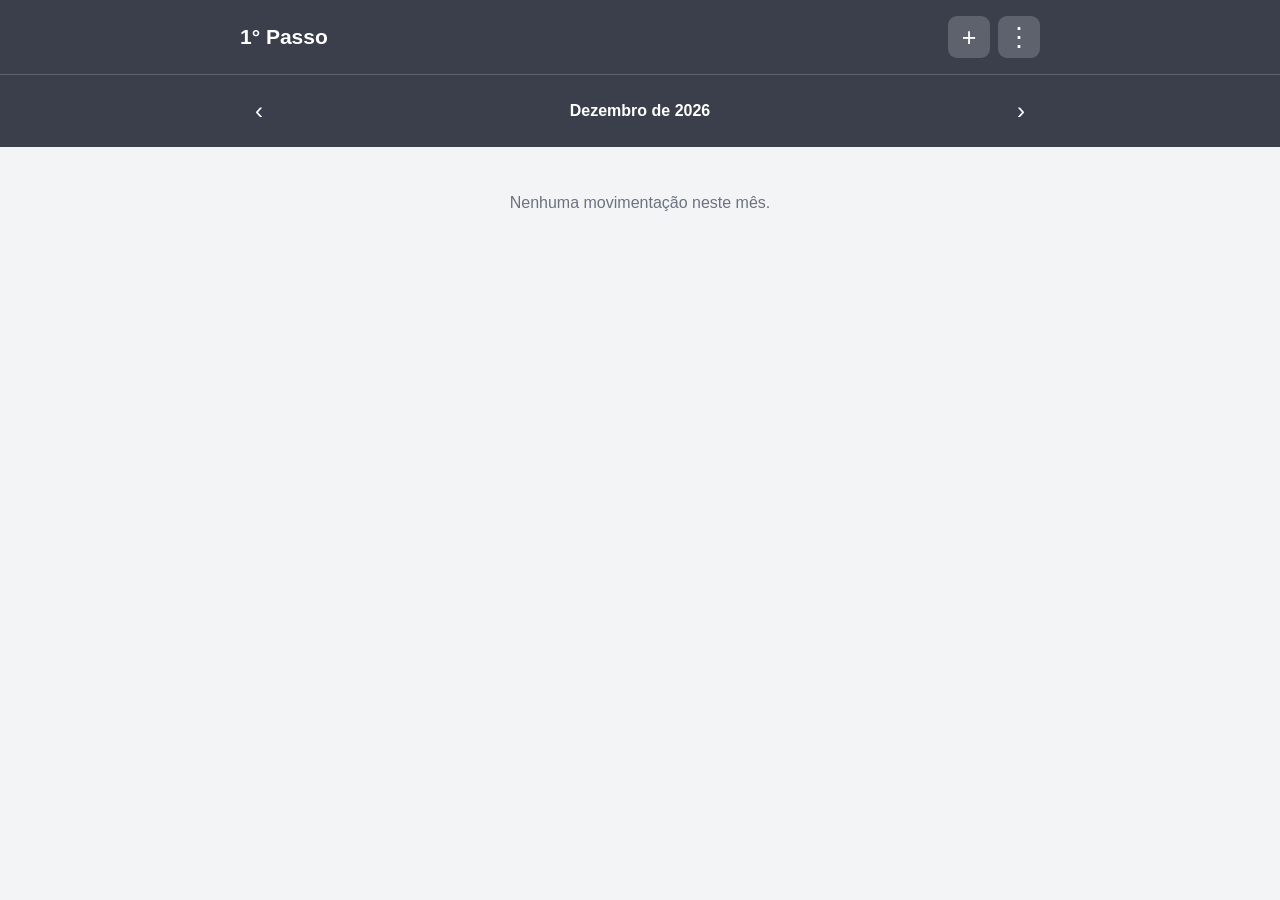
<file: index.html>
<!DOCTYPE html>
<html lang="pt-BR">
<head>
  <meta charset="UTF-8">
  <meta name="viewport" content="width=device-width, initial-scale=1.0">
  <title>1° Passo</title>
  <!-- PWA -->
  <link rel="manifest" href="manifest.json">
  <meta name="theme-color" content="#14161b">
  <link rel="icon" href="icon-192.png">
  <link rel="apple-touch-icon" href="apple-touch-icon.png">
  <meta name="apple-mobile-web-app-capable" content="yes">
  <meta name="apple-mobile-web-app-title" content="1° Passo">
  <link rel="stylesheet" href="style.css">
</head>
<body>
  <header class="topo">
    <h1 id="appTitle">1° Passo</h1>
    <div class="topo-botoes">
      <button id="scanButton" aria-label="Ler nota com a câmera">
        <svg viewBox="0 0 24 24" width="22" height="22" fill="none" stroke="currentColor" stroke-width="2" stroke-linecap="round" stroke-linejoin="round" aria-hidden="true"><path d="M4 8h3l1.5-2h7L17 8h3a1 1 0 0 1 1 1v9a1 1 0 0 1-1 1H4a1 1 0 0 1-1-1V9a1 1 0 0 1 1-1z"/><circle cx="12" cy="13" r="3.5"/></svg>
      </button>
      <button id="addButton" aria-label="Adicionar">+</button>
      <button id="menuButton" class="menu-dots" aria-label="Configurações">&#8942;</button>
    </div>
  </header>

  <nav class="mes">
    <button id="prevMonth">&#8249;</button>
    <strong id="monthLabel"></strong>
    <button id="nextMonth">&#8250;</button>
  </nav>

  <section class="charts" id="charts">
    <button type="button" id="chartsToggle" class="charts-toggle" aria-expanded="false">
      <span id="chartsToggleText">Gráficos</span><span id="chartsArrow">&#9662;</span>
    </button>
    <div id="chartsBody" hidden>
      <div class="choice-row charts-tabs">
        <button type="button" class="choice active" id="tabMonth">Mês</button>
        <button type="button" class="choice" id="tab6">6 meses</button>
      </div>
      <div id="chartMonth"></div>
      <div id="chart6" hidden>
        <div class="chart-range">
          <button type="button" id="rangePrev" aria-label="Mês anterior">&#8249;</button>
          <span id="rangeLabel"></span>
          <button type="button" id="rangeNext" aria-label="Próximo mês">&#8250;</button>
        </div>
        <div id="chart6Svg"></div>
      </div>
    </div>
  </section>

  <section class="charts" id="compareBox">
    <button type="button" id="compareToggle" class="charts-toggle">
      <span id="compareToggleText">📈 Comparação com o mês anterior</span><span id="compareArrow">&#9662;</span>
    </button>
    <div id="compareBody" class="extra-body" hidden></div>
  </section>

  <section class="charts" id="yearBox">
    <button type="button" id="yearToggle" class="charts-toggle">
      <span id="yearToggleText">📅 Resumo anual</span><span id="yearArrow">&#9662;</span>
    </button>
    <div id="yearBody" class="extra-body" hidden></div>
  </section>

  <div id="overdueAlert" class="alerta" hidden></div>
  <div id="soonAlert" class="alerta aviso" hidden></div>
  <div id="backupAlert" class="alerta aviso" hidden></div>
  <div id="budgetAlert" class="alerta aviso" hidden></div>

  <div class="filterbar">
    <div class="filter-line">
      <input id="searchInput" type="search" placeholder="Buscar pelo nome..." autocomplete="off">
      <button type="button" id="filterToggle">⚙️ Filtros</button>
    </div>
    <div id="filterPanel" class="filter-panel" hidden>
      <select id="filterCat"></select>
      <select id="filterStatus"></select>
      <button type="button" id="filterClear">Limpar filtros</button>
    </div>
  </div>

  <section class="vaults" id="vaults">
    <button type="button" id="vaultsToggle" class="charts-toggle" aria-expanded="false">
      <span id="vaultsToggleText">🏦 Cofres</span><span id="vaultsArrow">&#9662;</span>
    </button>
    <div id="vaultsBody" hidden>
      <div id="vaultList"></div>
      <button type="button" id="addVaultButton">➕ Novo cofre</button>
    </div>
  </section>

  <main>
    <div id="sortBar" class="sortbar">
      <label id="lblSort" for="sortSelect">Ordenar</label>
      <select id="sortSelect"></select>
    </div>
    <div id="invoiceBar" hidden></div>
    <div id="transactions"></div>
  </main>

  <footer class="resumo">
    <div class="f-total">
      <span id="lblTotal">Total a pagar</span>
      <strong id="totalExpenses">R$ 0,00</strong>
    </div>
    <div class="f-remaining">
      <span id="lblRemaining">Saldo a pagar</span>
      <strong id="remaining">R$ 0,00</strong>
    </div>
    <div class="wallet f-wallet">
      <span id="lblWallet">Carteira</span>
      <strong id="wallet">R$ 0,00</strong>
    </div>
    <div class="wallet cardbox f-card">
      <span id="lblCard">Cartão de crédito</span>
      <strong id="cardTotal">R$ 0,00</strong>
    </div>
  </footer>

  <div id="txOverlay" class="overlay" hidden>
    <form id="txForm" class="formulario">
      <h2 id="formTitle">Nova movimentação</h2>

      <label id="lblType">Tipo de movimentação</label>
      <div class="type-buttons">
        <button type="button" id="expenseButton" class="type-choice expense-choice">DESPESA</button>
        <button type="button" id="incomeButton" class="type-choice income-choice">ENTRADA</button>
        <button type="button" id="cardButton" class="type-choice card-choice">CARTÃO</button>
      </div>
      <p id="typeError" class="type-error" hidden></p>

      <label id="lblDescription">Descrição</label>
      <input id="description" required>

      <label id="lblAmount">Valor</label>
      <input id="amount" type="text" inputmode="numeric" autocomplete="off" required placeholder="0,00" value="0,00">

      <label id="lblDate">Data</label>
      <input id="dueDate" type="date" required>

      <div id="categoryField">
        <label id="lblCategory">Categoria (opcional)</label>
        <select id="category"></select>
      </div>

      <div id="cardField" hidden>
        <label id="lblCardField">Cartão</label>
        <select id="cardSelect"></select>
      </div>

      <div id="noteField">
        <label id="lblNote">Observação (opcional)</label>
        <input id="note" maxlength="200" autocomplete="off">
      </div>

      <label id="lblRepeat">Repetição</label>
      <select id="repeat">
        <option value="none"></option>
        <option value="monthly"></option>
        <option value="installments"></option>
      </select>

      <div id="countField" hidden>
        <label id="lblCount">Quantidade de parcelas</label>
        <input id="count" type="number" inputmode="numeric" min="2" placeholder="0">
      </div>

      <button type="submit" id="saveButton">Salvar</button>
      <button type="button" id="cancelButton">Cancelar</button>
    </form>
  </div>

  <div id="settingsOverlay" class="action-overlay" hidden>
    <div class="action-menu settings-menu">
      <button type="button" id="closeSettings" class="close-x" aria-label="Fechar">&#10005;</button>
      <h2 id="settingsTitle">Configurações</h2>

      <label id="lblLanguage">Idioma</label>
      <select id="languageSelect">
        <option value="pt">Português</option>
        <option value="en">English</option>
        <option value="es">Español</option>
      </select>

      <label id="lblCurrency">Moeda</label>
      <select id="currencySelect"></select>

      <label id="lblMode">Modo</label>
      <div class="choice-row">
        <button type="button" class="choice" data-mode="light" id="modeLight">Claro</button>
        <button type="button" class="choice" data-mode="dark" id="modeDark">Escuro</button>
      </div>

      <label id="lblColor">Cor do aplicativo</label>
      <div class="choice-row">
        <button type="button" class="choice" data-color="blue" id="colorBlue">Azul</button>
        <button type="button" class="choice" data-color="pink" id="colorPink">Rosa</button>
      </div>

      <label id="lblView">Exibição</label>
      <p id="viewHelp" class="backup-info"></p>
      <div id="viewList"></div>

      <label id="lblSoon">Avisar vencimentos com antecedência</label>
      <div id="soonDaysRow" class="choice-row"></div>

      <label id="lblCardSet">Cartões de crédito</label>
      <div id="cardList"></div>
      <button type="button" id="addCardButton">➕ Novo cartão</button>
      <p id="cardSetInfo" class="backup-info"></p>

      <label id="lblInitial">Saldo inicial da carteira</label>
      <input type="text" id="initialBalanceInput" inputmode="decimal" placeholder="0,00">
      <p id="initialHelp" class="backup-info"></p>

      <label id="lblBudget">Orçamento por categoria</label>
      <button type="button" id="budgetButton">Definir orçamentos</button>

      <label id="lblCustomCats">Categorias personalizadas</label>
      <div id="customCatList"></div>
      <button type="button" id="addCatButton">➕ Nova categoria</button>

      <label id="lblProtect">Proteção</label>
      <p id="protectInfo" class="backup-info"></p>
      <button type="button" id="protectButton">Ativar proteção com senha</button>
      <button type="button" id="shortcutButton" hidden>Ativar desbloqueio do celular</button>

      <label id="lblBackup">Backup</label>
      <button type="button" id="exportButton">Exportar backup</button>
      <button type="button" id="importButton">Importar backup</button>
      <input type="file" id="importFile" accept=".json,application/json" hidden>
      <button type="button" id="exportCsvButton">Exportar planilha (CSV)</button>
      <p id="backupInfo" class="backup-info"></p>

      <label id="lblSnap">Cópias internas</label>
      <p id="snapHelp" class="backup-info"></p>
      <button type="button" id="snapNowButton">Criar cópia agora</button>
      <div id="snapList"></div>

      <label id="lblWipe">Apagar dados</label>
      <p id="wipeHelp" class="backup-info"></p>
      <button type="button" id="wipeButton" class="delete-action">Apagar todos os meus dados</button>

      <label id="lblAbout">Sobre o app</label>
      <p id="aboutVersion" class="backup-info"></p>
      <button type="button" id="termsButton">Termos de uso</button>
      <button type="button" id="privacyButton">Política de privacidade</button>
      <button type="button" id="contactButton">Fale conosco</button>
    </div>
  </div>

  <input type="file" id="scanFile" accept="image/*" capture="environment" hidden>

  <div id="scanOverlay" class="scan-overlay" hidden>
    <div class="action-menu">
      <h2 id="scanTitle">Lendo a nota</h2>
      <p id="scanStatus"></p>
    </div>
  </div>

  <script src="script.js"></script>
  <script src="script2.js"></script>
  <script src="script3.js"></script>
  <!-- PWA: registra o service worker (permite instalar e abrir sem internet) -->
  <script>
    if ("serviceWorker" in navigator) {
      window.addEventListener("load", () => {
        navigator.serviceWorker.register("sw.js").catch(() => {});
      });
    }
  </script>
</body>
</html>
</file>
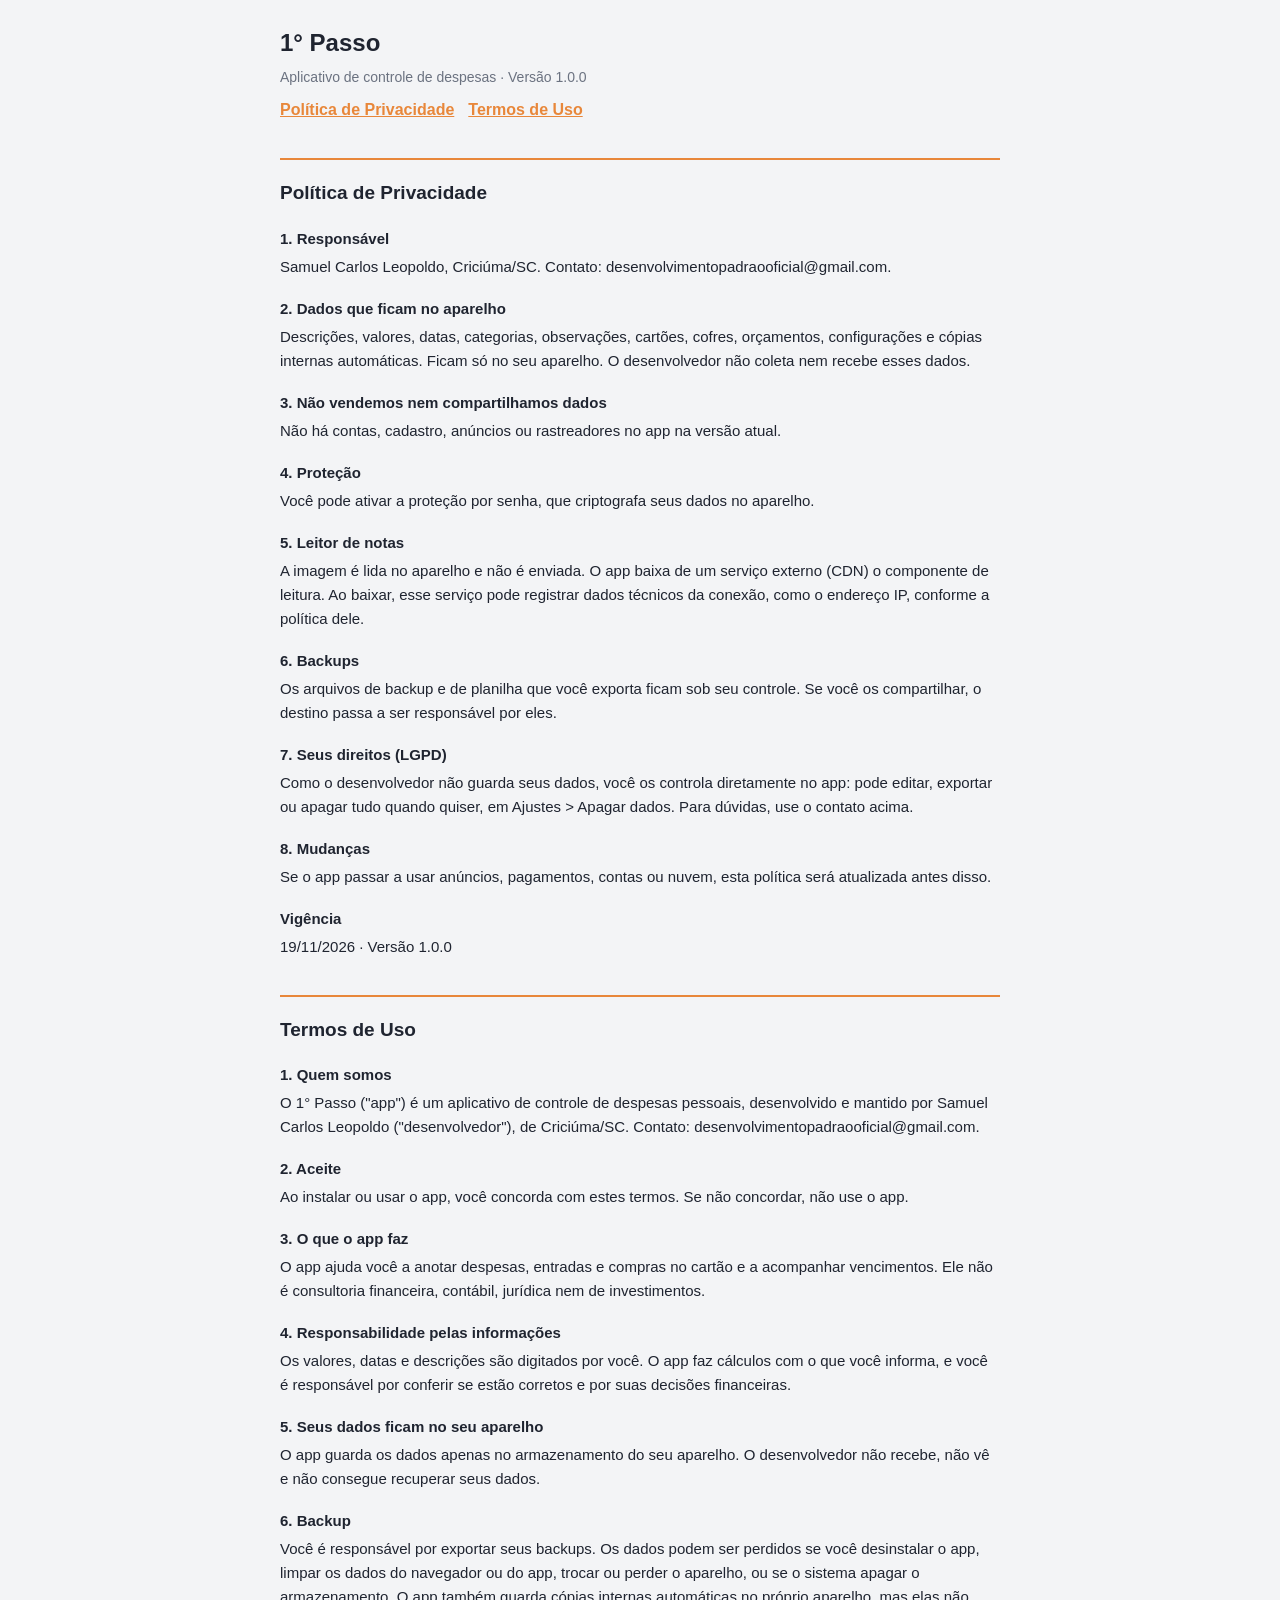
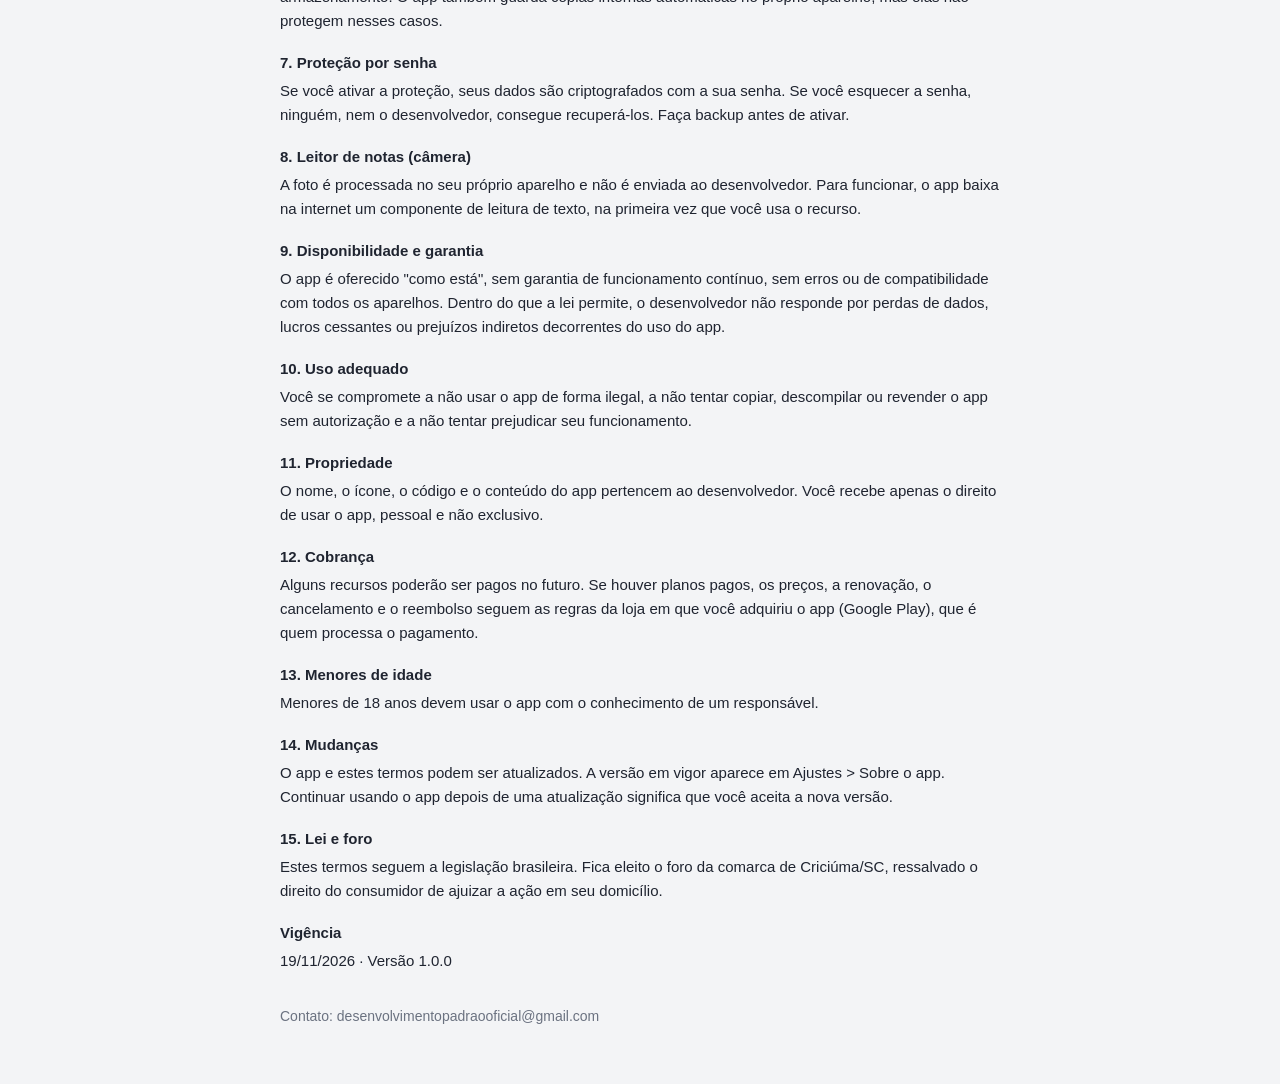
<file: privacidade.html>
<!DOCTYPE html>
<html lang="pt-BR">
<head>
<meta charset="UTF-8">
<meta name="viewport" content="width=device-width, initial-scale=1.0">
<title>Política de Privacidade e Termos de Uso · 1° Passo</title>
<meta name="robots" content="index,follow">
<style>
:root { --bg:#f3f4f6; --panel:#ffffff; --text:#1f2430; --muted:#6b7280; --border:#e2e5ea; --accent:#e8873a; }
@media (prefers-color-scheme: dark) { :root { --bg:#14161b; --panel:#1f232b; --text:#f1f2f5; --muted:#a3a9b5; --border:#343a46; } }
body { margin:0; background:var(--bg); color:var(--text); font-family:Arial,Helvetica,sans-serif; line-height:1.6; }
main { max-width:720px; margin:0 auto; padding:24px 16px 48px; }
h1 { font-size:24px; margin:0 0 4px; }
h2 { font-size:19px; margin:36px 0 8px; padding-top:18px; border-top:2px solid var(--accent); }
h3 { font-size:15px; margin:18px 0 4px; }
p { margin:0 0 8px; font-size:15px; }
.sub { color:var(--muted); font-size:14px; }
nav a { color:var(--accent); font-weight:bold; margin-right:14px; }
</style>
</head>
<body>
<main>
<h1>1° Passo</h1>
<p class="sub">Aplicativo de controle de despesas · Versão 1.0.0</p>
<nav><a href="#privacidade">Política de Privacidade</a><a href="#termos">Termos de Uso</a></nav>

<h2 id="privacidade">Política de Privacidade</h2>
<h3>1. Responsável</h3>
<p>Samuel Carlos Leopoldo, Criciúma/SC. Contato: desenvolvimentopadraooficial@gmail.com.</p>
<h3>2. Dados que ficam no aparelho</h3>
<p>Descrições, valores, datas, categorias, observações, cartões, cofres, orçamentos, configurações e cópias internas automáticas. Ficam só no seu aparelho. O desenvolvedor não coleta nem recebe esses dados.</p>
<h3>3. Não vendemos nem compartilhamos dados</h3>
<p>Não há contas, cadastro, anúncios ou rastreadores no app na versão atual.</p>
<h3>4. Proteção</h3>
<p>Você pode ativar a proteção por senha, que criptografa seus dados no aparelho.</p>
<h3>5. Leitor de notas</h3>
<p>A imagem é lida no aparelho e não é enviada. O app baixa de um serviço externo (CDN) o componente de leitura. Ao baixar, esse serviço pode registrar dados técnicos da conexão, como o endereço IP, conforme a política dele.</p>
<h3>6. Backups</h3>
<p>Os arquivos de backup e de planilha que você exporta ficam sob seu controle. Se você os compartilhar, o destino passa a ser responsável por eles.</p>
<h3>7. Seus direitos (LGPD)</h3>
<p>Como o desenvolvedor não guarda seus dados, você os controla diretamente no app: pode editar, exportar ou apagar tudo quando quiser, em Ajustes &gt; Apagar dados. Para dúvidas, use o contato acima.</p>
<h3>8. Mudanças</h3>
<p>Se o app passar a usar anúncios, pagamentos, contas ou nuvem, esta política será atualizada antes disso.</p>
<h3>Vigência</h3>
<p>19/11/2026 · Versão 1.0.0</p>

<h2 id="termos">Termos de Uso</h2>
<h3>1. Quem somos</h3>
<p>O 1° Passo (&quot;app&quot;) é um aplicativo de controle de despesas pessoais, desenvolvido e mantido por Samuel Carlos Leopoldo (&quot;desenvolvedor&quot;), de Criciúma/SC. Contato: desenvolvimentopadraooficial@gmail.com.</p>
<h3>2. Aceite</h3>
<p>Ao instalar ou usar o app, você concorda com estes termos. Se não concordar, não use o app.</p>
<h3>3. O que o app faz</h3>
<p>O app ajuda você a anotar despesas, entradas e compras no cartão e a acompanhar vencimentos. Ele não é consultoria financeira, contábil, jurídica nem de investimentos.</p>
<h3>4. Responsabilidade pelas informações</h3>
<p>Os valores, datas e descrições são digitados por você. O app faz cálculos com o que você informa, e você é responsável por conferir se estão corretos e por suas decisões financeiras.</p>
<h3>5. Seus dados ficam no seu aparelho</h3>
<p>O app guarda os dados apenas no armazenamento do seu aparelho. O desenvolvedor não recebe, não vê e não consegue recuperar seus dados.</p>
<h3>6. Backup</h3>
<p>Você é responsável por exportar seus backups. Os dados podem ser perdidos se você desinstalar o app, limpar os dados do navegador ou do app, trocar ou perder o aparelho, ou se o sistema apagar o armazenamento. O app também guarda cópias internas automáticas no próprio aparelho, mas elas não protegem nesses casos.</p>
<h3>7. Proteção por senha</h3>
<p>Se você ativar a proteção, seus dados são criptografados com a sua senha. Se você esquecer a senha, ninguém, nem o desenvolvedor, consegue recuperá-los. Faça backup antes de ativar.</p>
<h3>8. Leitor de notas (câmera)</h3>
<p>A foto é processada no seu próprio aparelho e não é enviada ao desenvolvedor. Para funcionar, o app baixa na internet um componente de leitura de texto, na primeira vez que você usa o recurso.</p>
<h3>9. Disponibilidade e garantia</h3>
<p>O app é oferecido &quot;como está&quot;, sem garantia de funcionamento contínuo, sem erros ou de compatibilidade com todos os aparelhos. Dentro do que a lei permite, o desenvolvedor não responde por perdas de dados, lucros cessantes ou prejuízos indiretos decorrentes do uso do app.</p>
<h3>10. Uso adequado</h3>
<p>Você se compromete a não usar o app de forma ilegal, a não tentar copiar, descompilar ou revender o app sem autorização e a não tentar prejudicar seu funcionamento.</p>
<h3>11. Propriedade</h3>
<p>O nome, o ícone, o código e o conteúdo do app pertencem ao desenvolvedor. Você recebe apenas o direito de usar o app, pessoal e não exclusivo.</p>
<h3>12. Cobrança</h3>
<p>Alguns recursos poderão ser pagos no futuro. Se houver planos pagos, os preços, a renovação, o cancelamento e o reembolso seguem as regras da loja em que você adquiriu o app (Google Play), que é quem processa o pagamento.</p>
<h3>13. Menores de idade</h3>
<p>Menores de 18 anos devem usar o app com o conhecimento de um responsável.</p>
<h3>14. Mudanças</h3>
<p>O app e estes termos podem ser atualizados. A versão em vigor aparece em Ajustes &gt; Sobre o app. Continuar usando o app depois de uma atualização significa que você aceita a nova versão.</p>
<h3>15. Lei e foro</h3>
<p>Estes termos seguem a legislação brasileira. Fica eleito o foro da comarca de Criciúma/SC, ressalvado o direito do consumidor de ajuizar a ação em seu domicílio.</p>
<h3>Vigência</h3>
<p>19/11/2026 · Versão 1.0.0</p>

<p class="sub" style="margin-top:32px">Contato: desenvolvimentopadraooficial@gmail.com</p>
</main>
</body>
</html>
</file>
<file: style.css>
:root {
  --bg: #f3f4f6;
  --panel: #ffffff;
  --text: #1f2430;
  --muted: #6b7280;
  --border: #e2e5ea;
  --bar: #3a3f4b;
  --bar-text: #ffffff;
  --accent: #4b5563;
  --red: #d85b65;
  --green: #249b68;
  --blue: #3984c6;
}

* { box-sizing: border-box; }

body {
  margin: 0;
  background: var(--bg);
  color: var(--text);
  font-family: Arial, sans-serif;
}

/* NEUTRO ESCURO (sem azul nem rosa) */
body.dark {
  --bg: #14161b;
  --panel: #1f232b;
  --text: #f1f2f5;
  --muted: #a3a9b5;
  --border: #343a46;
  --bar: #0d0f13;
  --bar-text: #ffffff;
  --accent: #6b7280;
}

/* AZUL CLARO */
body.blue {
  --bg: #e4f0ff;
  --panel: #f2f8ff;
  --text: #183454;
  --muted: #58718e;
  --border: #b8d2f0;
  --bar: #3478bd;
  --bar-text: #ffffff;
  --accent: #3478bd;
}

/* AZUL ESCURO */
body.blue.dark {
  --bg: #10243b;
  --panel: #1b3552;
  --text: #edf5ff;
  --muted: #b3c9e2;
  --border: #355574;
  --bar: #0c1b2d;
  --bar-text: #ffffff;
  --accent: #4f93da;
}

/* ROSA CLARO */
body.pink {
  --bg: #ffe6f0;
  --panel: #fff4f8;
  --text: #593044;
  --muted: #95677d;
  --border: #efbfd2;
  --bar: #c85f8e;
  --bar-text: #ffffff;
  --accent: #c85f8e;
}

/* ROSA ESCURO */
body.pink.dark {
  --bg: #321c29;
  --panel: #49283a;
  --text: #fff0f6;
  --muted: #e0b6ca;
  --border: #70445b;
  --bar: #281520;
  --bar-text: #ffffff;
  --accent: #e07aa6;
}

button, input, select { font: inherit; }

button {
  cursor: pointer;
  border: 0;
  border-radius: 9px;
  padding: 10px 15px;
  background: var(--accent);
  color: #fff;
}

/* CABEÇALHO */
.topo {
  display: flex;
  justify-content: space-between;
  align-items: center;
  gap: 10px;
  padding: 16px;
  background: var(--bar);
  color: var(--bar-text);
}

.topo h1 { margin: 0; font-size: 21px; }

.topo-botoes { display: flex; align-items: center; gap: 8px; }

.topo button {
  font-size: 25px;
  width: 42px;
  height: 42px;
  padding: 0;
  background: rgba(255,255,255,.18);
  color: var(--bar-text);
}

.topo .menu-dots { font-size: 26px; line-height: 1; }

/* BARRA DO MÊS */
.mes {
  display: flex;
  justify-content: space-between;
  align-items: center;
  padding: 12px;
  background: var(--bar);
  color: var(--bar-text);
  border-top: 1px solid rgba(255,255,255,.18);
}

.mes button {
  background: transparent;
  color: var(--bar-text);
  font-size: 24px;
}

/* AVISO DE ATRASADAS */
.alerta {
  padding: 12px 15px;
  color: #a33e45;
  background: #ffe8e9;
  border-bottom: 1px solid #f1b5ba;
  font-size: 13px;
}

.alerta strong { display: block; margin-bottom: 6px; }

.alerta ul { margin: 0; padding-left: 18px; }

.alerta li { margin: 3px 0; }

/* LISTA */
main { padding: 12px; padding-bottom: 190px; }

#transactions { display: flex; flex-direction: column; gap: 9px; }

.tx {
  display: flex;
  justify-content: space-between;
  align-items: center;
  gap: 12px;
  padding: 14px;
  background: var(--panel);
  border: 1px solid var(--border);
  border-left: 4px solid transparent;
  border-radius: 10px;
  cursor: pointer;
  color: #252936;
}

/* DESPESA PENDENTE: vermelho cheio (cor fixa) */
.tx.expense:not(.done) {
  background: #fff0f1;
  border-left-color: #e08a92;
}

/* DESPESA PAGA: verde cheio (cor fixa) */
.tx.expense.done {
  background: #d9f5df;
  border-left-color: #20a34a;
}

/* ENTRADA: azul cheio (cor fixa) */
.tx.income {
  background: #deefff;
  border-left-color: #a9d2fb;
}

.tx.income.received { border-left-color: #4c91dc; }

.tx-name { font-weight: bold; }

.tx-date, .status {
  margin-top: 5px;
  color: #667085;
  font-size: 12px;
}

.tx-value { font-weight: bold; text-align: right; white-space: nowrap; }

.tx.expense .tx-value { color: var(--red); }

.tx.income .tx-value { color: var(--blue); }

.tx.done { opacity: .9; }

/* RESUMO INFERIOR */
.resumo {
  position: fixed;
  bottom: 0;
  left: 0;
  right: 0;
  display: grid;
  grid-template-columns: 1fr 1fr;
  gap: 12px;
  padding: 15px;
  background: var(--bar);
  color: var(--bar-text);
  border-top: 1px solid rgba(255,255,255,.18);
  box-shadow: 0 -3px 12px rgba(0,0,0,.08);
}

.resumo div { display: flex; flex-direction: column; gap: 5px; }

.resumo span { color: var(--bar-text); opacity: .8; font-size: 12px; }

.resumo strong { font-size: 16px; }

.wallet {
  border-top: 1px solid rgba(255,255,255,.25);
  padding-top: 10px;
}

.wallet strong { color: #7ff0b0; }
.wallet strong.negative { color: #ff9aa2; }
.wallet strong.zero { color: var(--bar-text); }

/* FORMULÁRIO */
.overlay {
  position: fixed;
  inset: 0;
  z-index: 10;
  background: rgba(0,0,0,.5);
  display: flex;
  justify-content: center;
  align-items: center;
  padding: 15px;
}

.overlay[hidden], [hidden] { display: none !important; }

.formulario {
  width: 100%;
  max-width: 420px;
  max-height: 90vh;
  overflow-y: auto;
  padding: 22px;
  border-radius: 15px;
  background: var(--panel);
  color: var(--text);
}

.formulario h2 { margin-top: 0; }

.formulario label {
  display: block;
  margin: 14px 0 6px;
  font-size: 13px;
  font-weight: bold;
}

.formulario input,
.formulario select {
  width: 100%;
  padding: 12px;
  border: 1px solid var(--border);
  border-radius: 8px;
  background: var(--bg);
  color: var(--text);
}

.formulario button { margin-top: 18px; width: 100%; }

.formulario button[type="button"]:not(.type-choice) { background: var(--muted); }

.empty { text-align: center; padding: 35px 15px; color: var(--muted); }

/* JANELAS FLUTUANTES */
.action-overlay {
  position: fixed;
  inset: 0;
  z-index: 9999;
  display: flex;
  justify-content: center;
  align-items: center;
  padding: 15px;
  background: rgba(0,0,0,.55);
}

.action-overlay[hidden] { display: none; }

.action-menu {
  position: relative;
  width: 290px;
  max-width: 92%;
  max-height: 90vh;
  overflow-y: auto;
  padding: 18px;
  border-radius: 16px;
  background: var(--panel);
  color: var(--text);
  border: 1px solid var(--border);
  box-shadow: 0 8px 35px rgba(0,0,0,.25);
  animation: menuFlutuar .18s ease-out;
}

.action-menu h2 { font-size: 16px; margin: 0 0 6px; padding-right: 30px; }

.action-menu p { font-size: 13px; color: var(--muted); margin: 0 0 12px; }

.action-menu label {
  display: block;
  margin: 14px 0 6px;
  font-size: 13px;
  font-weight: bold;
}

.action-menu input,
.action-menu select {
  width: 100%;
  padding: 11px;
  border: 1px solid var(--border);
  border-radius: 8px;
  background: var(--bg);
  color: var(--text);
}

.action-menu button {
  width: 100%;
  margin-top: 8px;
  padding: 11px;
  border-radius: 9px;
}

.delete-action { background: #c62836; }
.cancel-action { background: var(--muted); }

/* MENU DE CONFIGURAÇÕES */
.close-x {
  position: absolute;
  top: 10px;
  right: 10px;
  width: 34px !important;
  height: 34px;
  margin: 0 !important;
  padding: 0 !important;
  border-radius: 50% !important;
  background: var(--muted);
  font-size: 16px;
  line-height: 1;
}

.choice-row { display: flex; gap: 8px; }

.backup-info {
  margin: 10px 0 0 !important;
  font-size: 12px !important;
  line-height: 1.4;
  color: var(--muted);
}

.choice-row .choice {
  flex: 1;
  margin-top: 0;
  background: transparent;
  color: var(--text);
  border: 2px solid var(--border);
}

.choice-row .choice.active {
  background: var(--accent);
  border-color: var(--accent);
  color: #fff;
}

@keyframes menuFlutuar {
  from { opacity: 0; transform: translateY(8px) scale(.96); }
  to { opacity: 1; transform: translateY(0) scale(1); }
}

/* ESCOLHA ENTRE DESPESA E ENTRADA */
.type-buttons { display: flex; gap: 12px; margin: 10px 0; }

.type-choice {
  flex: 1;
  margin-top: 0 !important;
  padding: 13px 8px;
  border: 2px solid;
  border-radius: 10px;
  font-size: 14px;
  font-weight: 800;
  transition: .2s;
}

.expense-choice { color: #c62836; border-color: #e9aeb4; background: #fff0f1; }
.income-choice { color: #218b43; border-color: #9bd3a5; background: #e1f4e5; }

.expense-choice.selected { color: #fff; background: #c62836; border-color: #c62836; }
.income-choice.selected { color: #fff; background: #218b43; border-color: #218b43; }

.type-error { color: #c62836; font-size: 13px; font-weight: 600; margin: 4px 0 10px; }

/* TELAS MAIORES */
@media (min-width: 700px) {
  main { max-width: 800px; margin: auto; }

  .topo, .mes, .resumo {
    padding-left: max(16px, calc((100% - 800px) / 2));
    padding-right: max(16px, calc((100% - 800px) / 2));
  }
}

/* LEITOR DE NOTAS (câmera) */
.topo h1 { min-width: 0; white-space: nowrap; overflow: hidden; text-overflow: ellipsis; }

.topo-botoes svg { display: block; margin: auto; }

.scan-overlay {
  position: fixed;
  inset: 0;
  z-index: 10000;
  display: flex;
  justify-content: center;
  align-items: center;
  padding: 15px;
  background: rgba(0,0,0,.6);
}

.scan-overlay[hidden] { display: none !important; }

.scan-overlay .action-menu p { margin: 8px 0 0; line-height: 1.4; }

/* CARTÃO DE CRÉDITO */
.cardbox strong { color: #d9b8ff; }
.tx.card { background: #f1e8ff; border-left-color: #b48be6; }
.tx.card.done { background: #d9f5df; border-left-color: #20a34a; }
.tx.card .tx-value { color: #7a45c2; }
.card-choice { color: #6b34b3; border-color: #cbb0ee; background: #f1e8ff; }
.card-choice.selected { color: #fff; background: #6b34b3; border-color: #6b34b3; }
.type-buttons { gap: 8px; }
.type-choice { padding-left: 4px; padding-right: 4px; font-size: 13px; }

/* GRÁFICOS */
.charts { background: var(--panel); border-bottom: 1px solid var(--border); }

.charts-toggle {
  display: flex;
  justify-content: space-between;
  align-items: center;
  width: 100%;
  padding: 12px 16px;
  border-radius: 0;
  background: transparent;
  color: var(--text);
  font-weight: bold;
}

#chartsBody { padding: 0 12px 14px; }

.charts-tabs { margin-bottom: 12px; }

.chart-range {
  display: flex;
  justify-content: space-between;
  align-items: center;
  margin-bottom: 6px;
}

.chart-range button {
  width: 42px;
  padding: 6px 0;
  font-size: 20px;
  background: var(--accent);
}

.chart-range span { font-weight: bold; color: var(--text); }

.chart-svg { width: 100%; height: auto; display: block; }
.chart-svg text { fill: var(--text); font-family: Arial, sans-serif; }

.chart-empty { text-align: center; color: var(--muted); padding: 22px 10px; font-size: 14px; }

.pie-wrap { display: flex; flex-direction: column; align-items: center; gap: 12px; }
.pie-wrap svg { width: 190px; height: 190px; }

.legend { width: 100%; display: flex; flex-direction: column; gap: 6px; }

.legend-row {
  display: flex;
  align-items: center;
  gap: 8px;
  font-size: 13px;
  color: var(--text);
}

.legend-dot { width: 12px; height: 12px; border-radius: 3px; flex: none; }
.legend-name { flex: 1; min-width: 0; }
.legend-val { white-space: nowrap; font-weight: bold; }
.legend-pct { width: 42px; text-align: right; color: var(--muted); }

#categoryField select, .action-menu select#editCategory { width: 100%; }

/* AVISOS: vencendo em breve e lembrete de backup */
.alerta.aviso {
  color: #7a5200;
  background: #fff4d6;
  border-bottom: 1px solid #efd58b;
}

.alerta .alerta-botoes { display: flex; gap: 8px; margin-top: 10px; }

.alerta .alerta-botoes button {
  flex: 1;
  padding: 9px 10px;
  font-size: 13px;
  background: #b7791f;
}

.alerta .alerta-botoes button.secundario { background: transparent; color: #7a5200; border: 1px solid #c9a24a; }

/* CATEGORIAS PERSONALIZADAS */
.cat-row {
  display: flex;
  align-items: center;
  gap: 8px;
  margin-top: 6px;
  padding: 6px 6px 6px 10px;
  border: 1px solid var(--border);
  border-radius: 8px;
  background: var(--bg);
  font-size: 14px;
}

.cat-row span { flex: 1; min-width: 0; overflow: hidden; text-overflow: ellipsis; white-space: nowrap; }

.action-menu .cat-row button {
  width: 34px;
  height: 34px;
  margin: 0;
  padding: 0;
  background: #c62836;
  font-size: 14px;
}

.cat-empty { margin: 6px 0 0 !important; font-size: 12px !important; color: var(--muted); }

/* AVISO "DESFAZER" */
.toast {
  position: fixed;
  left: 12px;
  right: 12px;
  bottom: 150px;
  z-index: 10001;
  display: flex;
  align-items: center;
  gap: 10px;
  max-width: 560px;
  margin: 0 auto;
  padding: 12px 14px;
  border-radius: 12px;
  background: #2b2f3a;
  color: #fff;
  font-size: 14px;
  box-shadow: 0 6px 24px rgba(0,0,0,.35);
}

.toast span { flex: 1; }
.toast button { padding: 8px 14px; background: #4f93da; font-weight: bold; }

/* FATURA DO CARTÃO */
.invoice-bar {
  display: flex;
  align-items: center;
  justify-content: space-between;
  gap: 10px;
  margin-bottom: 9px;
  padding: 12px 14px;
  border: 1px solid #cbb0ee;
  border-radius: 10px;
  background: #f1e8ff;
  color: #4a2a80;
  font-size: 13px;
}

.invoice-bar strong { display: block; font-size: 15px; margin-top: 2px; }
.invoice-bar button { padding: 9px 12px; background: #6b34b3; white-space: nowrap; }
.invoice-bar.paga { background: #e7f6ea; border-color: #a9d9b4; color: #1c6b34; }


/* FILTROS */
.filterbar { padding: 8px 12px 0; }
.filter-line { display: flex; gap: 8px; }
.filter-line input {
  flex: 1; min-width: 0; padding: 10px; border: 1px solid var(--border);
  border-radius: 8px; background: var(--panel); color: var(--text);
}
.filter-line button, .filter-panel button {
  padding: 10px 12px; border-radius: 8px; border: 1px solid var(--border);
  background: var(--panel); color: var(--text); white-space: nowrap;
}
.filter-panel { display: flex; flex-direction: column; gap: 8px; margin-top: 8px; }
.filter-panel[hidden] { display: none; }
.filter-panel select {
  width: 100%; padding: 10px; border: 1px solid var(--border);
  border-radius: 8px; background: var(--panel); color: var(--text);
}

/* ORÇAMENTOS */
.budget-wrap { margin-top: 14px; }
.budget-row { margin-top: 10px; }
.budget-label { display: flex; justify-content: space-between; gap: 8px; font-size: 12px; margin-bottom: 4px; }
.budget-bar { height: 10px; border-radius: 6px; background: var(--border); overflow: hidden; }
.budget-fill { height: 100%; background: var(--green); border-radius: 6px; }
.budget-fill.warn { background: #e0a21b; }
.budget-fill.over { background: var(--red); }
.budget-fill.vault-fill { background: var(--blue); }

/* COFRES */
.vaults { margin: 8px 12px 0; }
.vaults #vaultsBody { padding: 8px 0 0; }
.vaults #vaultsBody[hidden] { display: none; }
.vault-row {
  padding: 10px 12px; margin-bottom: 8px; border: 1px solid var(--border);
  border-radius: 10px; background: var(--panel); color: var(--text); cursor: pointer;
}
.vault-top { display: flex; justify-content: space-between; gap: 8px; font-size: 13px; margin-bottom: 6px; flex-wrap: wrap; }
.vault-row small { display: block; margin-top: 6px; color: var(--muted); }
.vault-empty { font-size: 13px; color: var(--muted); margin: 4px 0 8px; }
#addVaultButton { width: 100%; padding: 10px; border-radius: 9px; }

/* AVISO DENTRO DE JANELAS */
.action-menu p.modal-error { color: #c62836; font-weight: bold; margin: 8px 0 0; }

/* TELA DE BLOQUEIO */
.lock-screen {
  position: fixed; inset: 0; z-index: 20000; display: flex;
  align-items: center; justify-content: center; background: var(--bg);
}
.lock-box {
  width: 300px; max-width: 90%; padding: 22px; border-radius: 16px;
  background: var(--panel); color: var(--text); border: 1px solid var(--border);
  box-shadow: 0 8px 35px rgba(0,0,0,.25);
}
.lock-box h2 { font-size: 18px; margin: 0 0 8px; }
.lock-box p { font-size: 13px; color: var(--muted); margin: 0 0 12px; }
.lock-box input {
  width: 100%; padding: 12px; border: 1px solid var(--border); border-radius: 8px;
  background: var(--bg); color: var(--text);
}
.lock-box p.modal-error { color: #c62836; font-weight: bold; margin: 8px 0 0; }
.lock-box button { width: 100%; margin-top: 10px; padding: 12px; border-radius: 9px; }


/* ---------- NOVIDADES 2 ---------- */
/* Exibição: o que a pessoa desligou some da tela (os dados continuam guardados) */
body.hide-totalPay .f-total,
body.hide-totalRemaining .f-remaining,
body.hide-wallet .f-wallet { display: none !important; }
body.hide-cardTotal .f-card, body.hide-cardTotal #invoiceBar { display: none !important; }
body.hide-charts #charts,
body.hide-filters .filterbar,
body.hide-vaults #vaults,
body.hide-scan #scanButton,
body.hide-alertOverdue #overdueAlert,
body.hide-alertSoon #soonAlert,
body.hide-alertBudget #budgetAlert,
body.hide-alertBackup #backupAlert,
body.hide-compare #compareBox,
body.hide-yearly #yearBox,
body.hide-notes #noteField,
body.hide-sort #sortBar { display: none !important; }
body.hide-footer .resumo { display: none !important; }
body.hide-footer main { padding-bottom: 30px; }

.action-menu label.view-row {
  display: flex; align-items: center; justify-content: space-between; gap: 10px;
  margin: 0; padding: 9px 0; font-weight: normal; font-size: 14px;
  border-bottom: 1px solid var(--border);
}
.action-menu .view-row input { width: 22px; height: 22px; padding: 0; flex: none; }
.view-group { margin: 14px 0 2px; font-size: 12px; font-weight: bold; color: var(--muted); text-transform: uppercase; }

.card-item { margin-top: 10px; padding: 10px; border: 1px solid var(--border); border-radius: 10px; background: var(--bg); }
.action-menu .card-item input { margin-bottom: 8px; background: var(--panel); }
.action-menu .card-item .delete-action { margin-top: 8px; }

.extra-body { padding: 0 12px 14px; }
.cmp-head { font-size: 13px; font-weight: bold; color: var(--muted); margin-bottom: 8px; }
.cmp-row { padding: 9px 0; border-top: 1px solid var(--border); }
.cmp-top { display: flex; justify-content: space-between; gap: 8px; font-size: 14px; font-weight: bold; }
.cmp-sub { margin-top: 3px; font-size: 12px; color: var(--muted); }
.cmp-total .cmp-top { font-size: 15px; }
.cmp-diff.up { color: var(--red); }
.cmp-diff.down { color: var(--green); }

.sortbar { display: flex; align-items: center; gap: 8px; margin-bottom: 9px; }
.sortbar label { font-size: 13px; font-weight: bold; }
.sortbar select {
  flex: 1; padding: 9px; border: 1px solid var(--border); border-radius: 8px;
  background: var(--panel); color: var(--text);
}

.tx { touch-action: pan-y; user-select: none; -webkit-user-select: none; transition: transform .15s ease; }
.tx.swipe-right { box-shadow: inset 6px 0 0 #20a34a; transition: none; }
.tx.swipe-left { box-shadow: inset -6px 0 0 #8c93a0; transition: none; }
.tx-note { font-style: italic; }

/* ---------- 1° PASSO: LEGAL, CÓPIAS INTERNAS E ATRASADAS ---------- */
body:not(.hide-overdueHighlight) .tx.overdue { background: #fbc6ca; border-left-color: #d85b65; }
body:not(.hide-overdueHighlight) .tx.overdue .status { color: #a3262f; font-weight: bold; }

.action-menu .legal-text { text-align: left; }
.action-menu .legal-text p { margin: 0 0 10px; font-size: 13px; line-height: 1.5; color: var(--text); }
.action-menu .legal-text h3 { margin: 14px 0 6px; font-size: 14px; }

.snap-row { display: flex; align-items: center; justify-content: space-between; gap: 8px; margin-top: 8px; padding: 8px 10px; border: 1px solid var(--border); border-radius: 10px; background: var(--bg); font-size: 12px; }
.action-menu .snap-row button { width: auto; margin: 0; padding: 7px 12px; flex: none; }
.action-menu button:disabled { opacity: .45; }
/* ----- juntar movimentações (arrastar) ----- */
.tx { -webkit-touch-callout: none; }
body.dragging, body.dragging * { user-select: none; -webkit-user-select: none; }
.drag-ghost {
  position: fixed;
  z-index: 3000;
  margin: 0;
  pointer-events: none;
  opacity: .93;
  transform: scale(1.03);
  transition: none;
  box-shadow: 0 12px 30px rgba(0,0,0,.3);
}
.tx.drag-source { opacity: .35; }
.tx.drop-target { outline: 3px dashed #4f93da; outline-offset: 2px; transform: scale(1.02); }
.tx.merged { border-left-width: 6px; }
.tx.merged.zero { background: #eceef3; border-left-color: #8c93a0; }
.tx.merged.zero .tx-value { color: #4b5263; }
.tx.merged .tx-name { overflow-wrap: anywhere; }
.merge-item { display: flex; gap: 6px; align-items: stretch; }
.action-menu .merge-item button { margin-top: 8px; }
.action-menu .merge-item .merge-open { flex: 1; width: auto; text-align: left; font-size: 13px; white-space: pre-line; }
.action-menu .merge-item .merge-split { flex: 0 0 46px; width: 46px; padding: 0; background: var(--muted); }
.action-menu .merge-open.expense { background: #c25560; }
.action-menu .merge-open.card { background: #7a45c2; }
.action-menu .merge-open.income { background: #3f7fc4; }
.action-menu .merge-open.done { background: #20a34a; }
</file>
